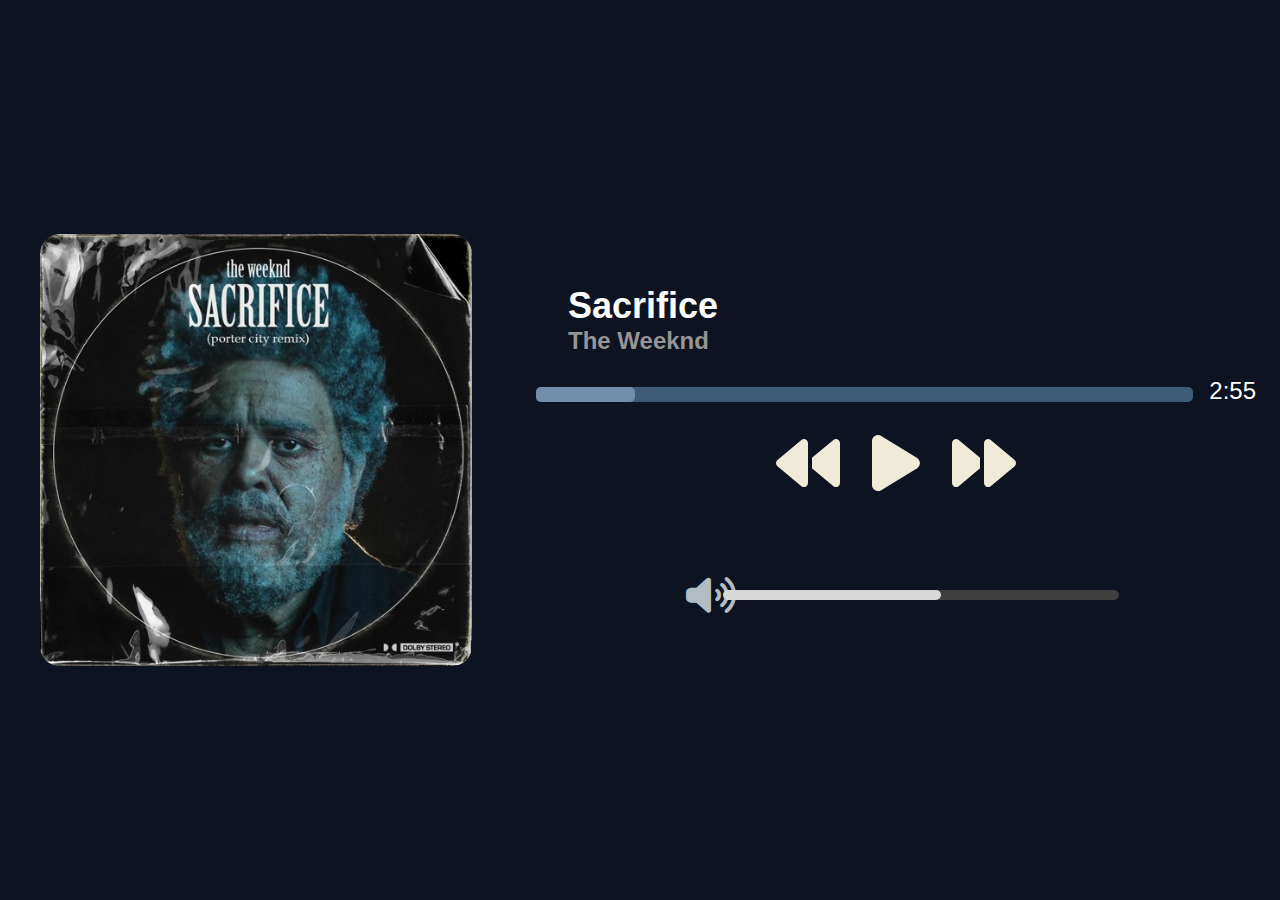
<file: mp3-main-main/mp3-main/index.html>
<!DOCTYPE html>
<html lang="fr">
  <head>
    <meta charset="UTF-8" />
    <meta http-equiv="X-UA-Compatible" content="IE=edge" />
    <meta name="viewport" content="width=device-width, initial-scale=1.0" />
    <link rel="stylesheet" href="./assets/css/style.css" />
    <link
      rel="stylesheet"
      href="https://cdnjs.cloudflare.com/ajax/libs/font-awesome/6.2.1/css/all.min.css"
    />
    <script src="./assets/js/script.js" defer type="module"></script>
    <title>Document</title>
  </head>
  <body>
    <section id="player">
      <div id="presDisc">
        <div id="imgDisc">
          <img src="" alt="" />
        </div>
      </div>
      <div id="controlDisc">
        <div id="title">
          <h2></h2>
        </div>
        <div id="artiste">
          <h2></h2>
        </div>
        <div id="progress">
          <div id="time">2:55</div>
          <div id="barprog">
            <div id="prog"></div>
          </div>
        </div>
        <div id="cont">
          <i class="fa-solid fa-backward"></i>
          <i class="fa-solid fa-play"></i>
          <i class="fa-solid fa-forward"></i>
        </div>
        <div id="volume">
          <i class="fa-solid fa-volume-high"></i>
          <div id="totVol">
            <div id="volEff"></div>
          </div>
        </div>
      </div>
    </section>
  </body>
</html>
</file>
<file: mp3-main-main/mp3-main/assets/css/style.css>
* {
  margin: 0;
  padding: 0;
  box-sizing: border-box;
  font-family: Verdana, Geneva, Tahoma, sans-serif, Helvetica, sans-serif;
}
#player {
    background-color: #0d1321;
    height: 100vh;
    width: 100%;
    display: flex;
    flex-direction: column;
    align-items: center;
    overflow: hidden;
}

#imgDisc{
  width: 100%;
  position: relative;
  overflow: hidden;
  border-radius: 20px;
  transition: all 1s;
}


#imgDisc img {
  width: 100%;
  border-radius: 20px;
  transform: translate(-50%, -50%);
  position: absolute;
  vertical-align: bottom;
  top: 50%;
  left: 50%;
  transition: all 1s;
}

#presDisc{
    width: 100%;
    text-align: center;
}

#presDisc img{
    width: 95%;

}

#controlDisc {
    padding: 1.5rem;
    width: 100%;
    color: white;
}

#title {
    font-size: 1rem;
    margin: 0 2rem;
}

#artiste {
    font-size: 1rem;
    margin: 0 2rem;
    margin-bottom: 2rem;
    color: rgb(149, 149, 149);
}

#progress {
    display: flex;
    flex-direction: row-reverse;
}

#barprog {
    height: 15px;
    background-color: #3e5c76;
    width: 100%;
    border-radius: 5px;
}

#prog {
    height: 15px;
    width: 15%;
    border-radius: 5px;
    background-color: #748cab;
}

#time {
    position: relative;
    bottom: 10px;
    font-size: 1.5rem;
    padding-left: 1rem;
}

#cont {
    font-size: 4rem;
    display: flex;
    justify-content: center;
}

#cont i {
    color: #f0ebd8;
    margin: 2rem;
    transition: all 1s;
    cursor: pointer;
}

#cont i:hover{
    font-size: 4.5rem;
    transition: all 1s;
  }

#volume {
    color: #f0ebd8;
    margin-top: 1rem;
    display: flex;
    align-items: center;
}

#volume i {
    position: relative;
    left: 60px;
    color: #b2bcc2;
    font-size: 2.5rem;
}

#totVol {
    height: 10px;
    background-color: #3f3f3f;
    width: 55%;
    margin: 0 auto;
    border-radius: 10px;
}

#volEff {
    position: relative;
    left: 0;
    height: 10px;
    background-color: #d7d7d7;
    width: 55%;
    border-radius: 10px;
}


@media screen and (min-width:768px) {
  #player {
    background-color: #0d1321;
    height: 100vh;
    width: 100%;
    display: flex;
    flex-direction: row;
    justify-content: center;
    align-items: center;
  }

  #presDisc {
    width: 40%;
    padding: 1rem;
  }

  #imgDisc{
    position: relative;
    overflow: hidden;
  }


  #imgDisc img {
    width: 90%;
    border-radius: 20px;
    position: absolute;
  }

  #controlDisc {
    padding: 1.5rem;
    width: 60%;
    color: white;
  }

  #cont i{
    cursor: pointer;
  }

  #title {
    font-size: 1.5rem;
    margin: 0 2rem;
  }

  #artiste {
    font-size: 1rem;
    margin: 0 2rem;
    margin-bottom: 2rem;
    color: rgb(149, 149, 149);
  }

  #progress {
    display: flex;
    flex-direction: row-reverse;
  }

  #barprog {
    height: 15px;
    background-color: #3e5c76;
    width: 100%;
    border-radius: 5px;
    transition: all 0.5s;
  }

  

  #prog {
    height: 15px;
    width: 15%;
    border-radius: 5px;
    background-color: #748cab;
    transition: all 0.5s;
  }

  

  #time {
    position: relative;
    bottom: 10px;
    font-size: 1.5rem;
    padding-left: 1rem;
  }

  #cont {
    font-size: 4rem;
    display: flex;
    justify-content: center;
    
  }

  #cont i {
    color: #f0ebd8;
    margin: 1rem;
    transition: all 1s;
  }

  #cont i:hover{
    font-size: 4.5rem;
    transition: all 1s;
  }

  #volume {
    color: #f0ebd8;
    margin-top: 4rem;
    display: flex;
    align-items: center;
  }

  #volume i {
    position: relative;
    left: 150px;
    color: #b2bcc2;
    font-size: 2.5rem;
  }

  #volume input {
    height: 10px;
    background-color: #3f3f3f;
    width: 55%;
    margin: 0 auto;
    border-radius: 10px;
  }

  
}
</file>
